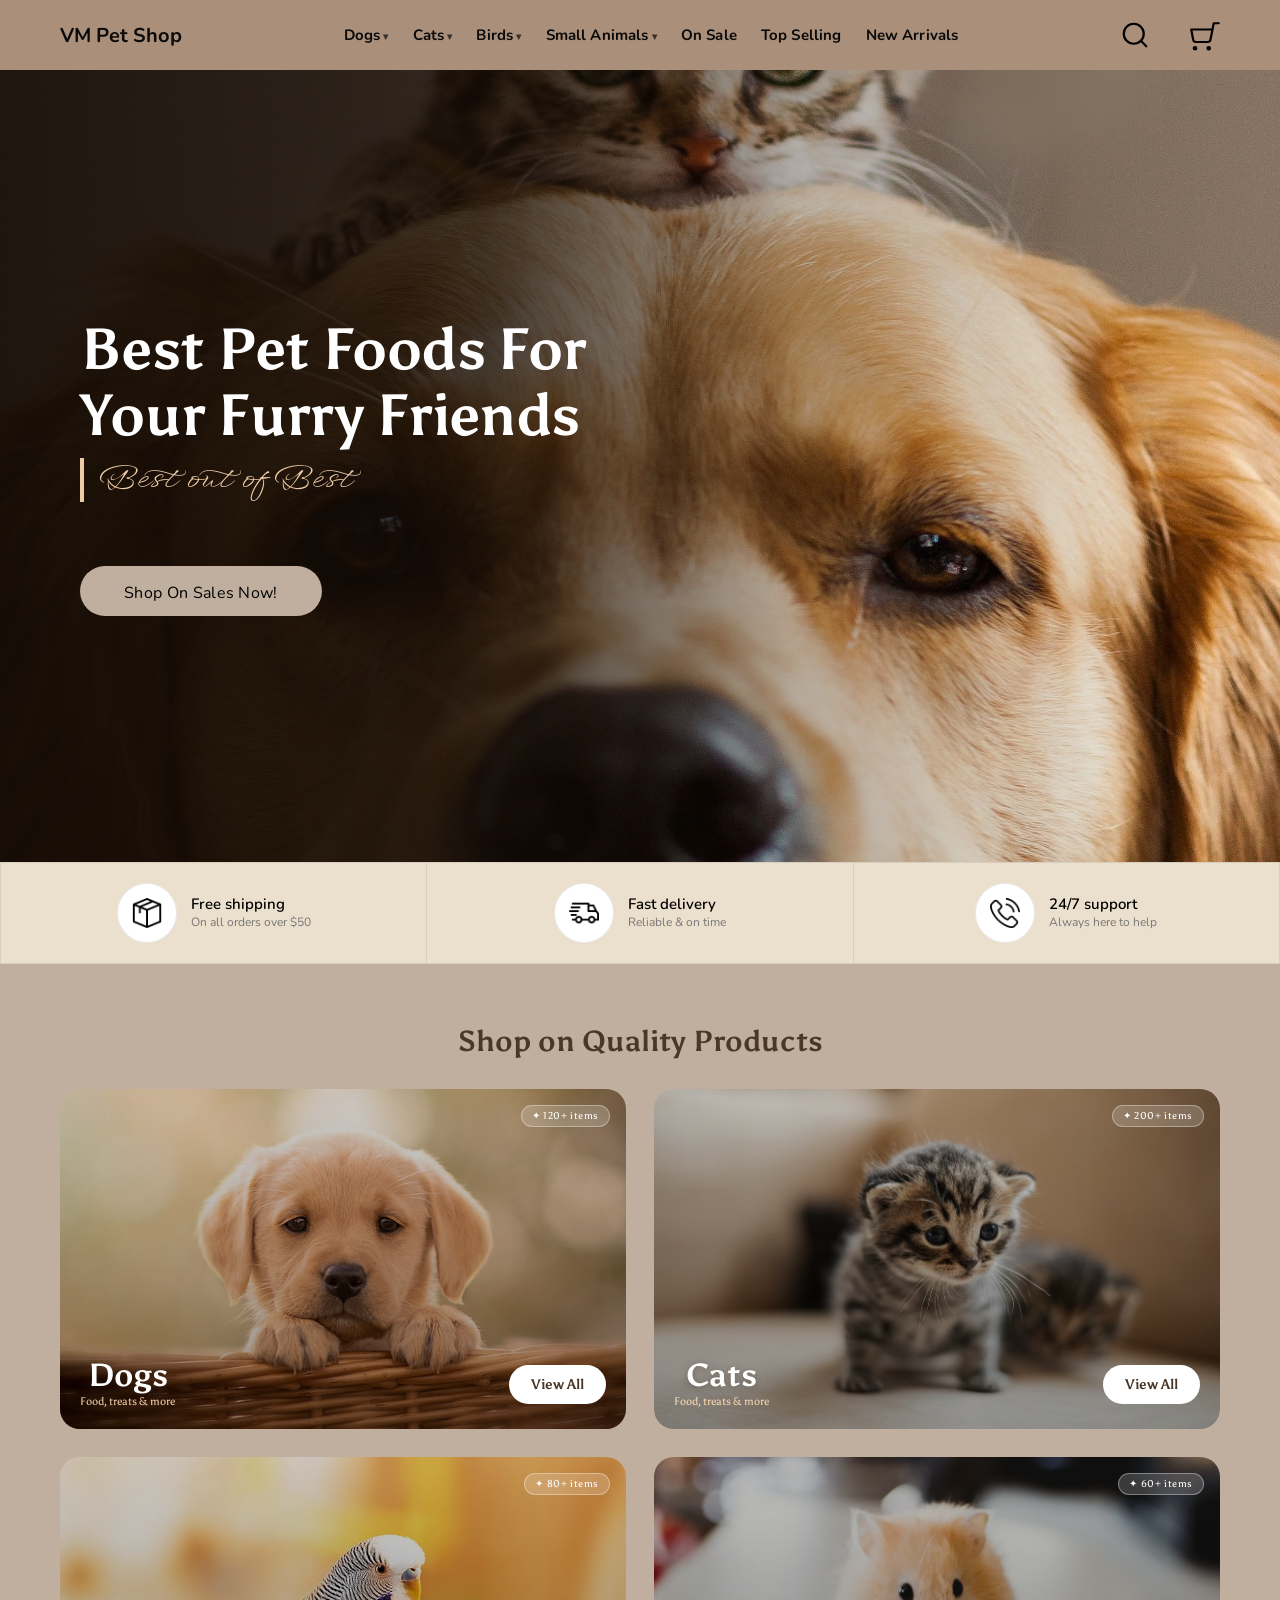
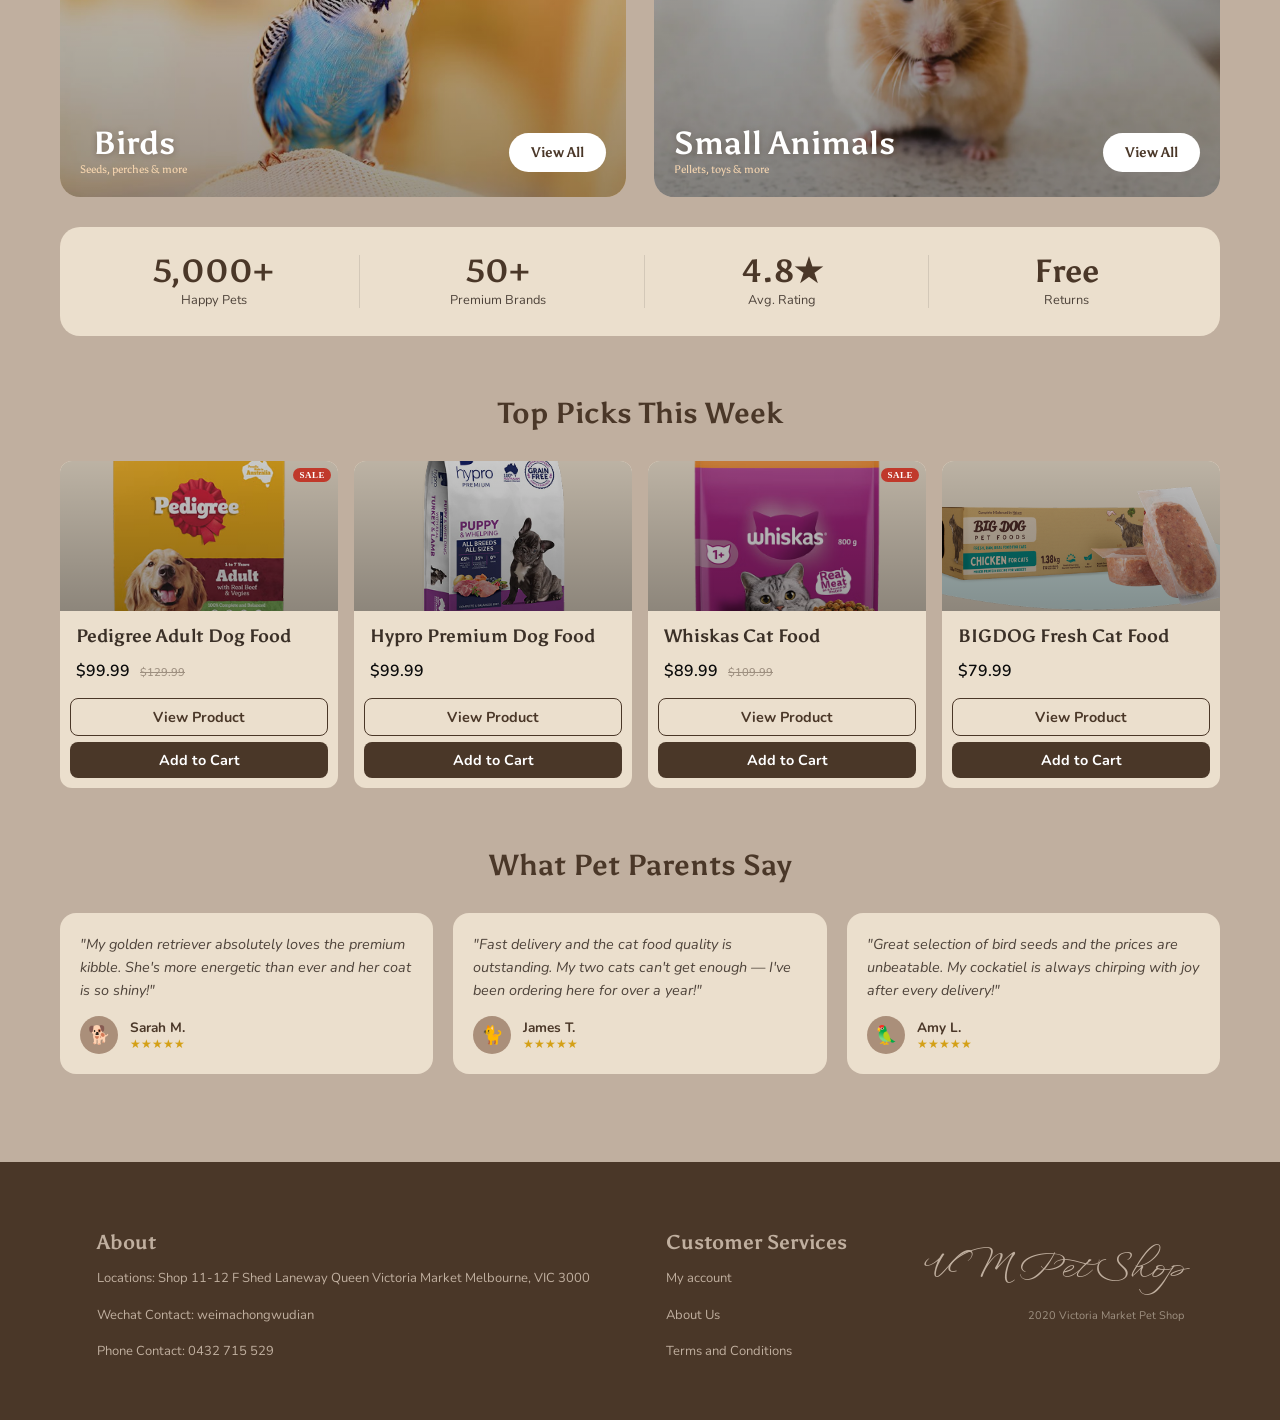
<file: index.html>
<!DOCTYPE html>
<html lang="en">
<head>
    <meta charset="UTF-8">
    <meta name="viewport" content="width=device-width, initial-scale=1.0">
    <title>Home Page</title>
    <!--  CSS  -->
    <link rel="stylesheet" href="style.css">
    <!--  Google Fonts  -->
    <link rel="preconnect" href="https://fonts.googleapis.com">
    <link rel="preconnect" href="https://fonts.gstatic.com" crossorigin>
    <link href="https://fonts.googleapis.com/css2?family=Asul:wght@400;700&family=Nunito:ital,wght@0,200..1000;1,200..1000&family=WindSong:wght@400;500&display=swap" rel="stylesheet">
</head>

<body id="Home">
    <header>

    </header>

    <main>
        <!--  Hero Section  -->
        <section id="hero-section">
            <h1>Best Pet Foods For Your Furry Friends</h1>
            <h3>Best out of Best</h3>
            <a href="on_sale.html">
                <button id="top-selling" class="btn--hero-section">Shop On Sales Now!</button>
            </a>
        </section>

        <!--  Benefits Banner  -->
        <section id="home-banner">
            <!--  Free Shipping  -->
            <div class="banner-cell">
                <div class="b-icon">
                    <img src="images/icons/box.png" alt="Free Shipping Icon">
                </div>
                <div class="b-text">
                    <p class="b-title">Free shipping</p>
                    <p class="b-sub">On all orders over $50</p>
                </div>
            </div>
            <!--  Fast Delivery  -->
            <div class="banner-cell">
                <div class="b-icon">
                    <img src="images/icons/delivery.png" alt="Fast Delivery Icon">
                </div>
                <div class="b-text">
                    <p class="b-title">Fast delivery</p>
                    <p class="b-sub">Reliable & on time</p>
                </div>
            </div>
            <!--  24/7 Support  -->
            <div class="banner-cell">
                <div class="b-icon">
                    <img src="images/icons/Phone.png" alt="24/7 Support Icon">
                </div>
                <div class="b-text">
                    <p class="b-title">24/7 support</p>
                    <p class="b-sub">Always here to help</p>
                </div>
            </div>
        </section>

        <!--  Category Cards Section  -->
        <section>
            <h2>Shop on Quality Products</h2>
            <div class="product-containers">
                <!--  Dogs Category  -->
                <div class="category-card view-dogs">
                    <span class="card-tag">✦ 120+ items</span>
                    <div class="card-bottom">
                        <div>
                            <h3>Dogs</h3>
                            <span class="card-sub">Food, treats & more</span>
                        </div>
                        <a href="product_list.html?category=dogs">
                            <button>View All</button>
                        </a>
                    </div>
                </div>

                <!--  Cats Category  -->
                <div class="category-card view-cats">
                    <span class="card-tag">✦ 200+ items</span>
                    <div class="card-bottom">
                        <div>
                            <h3>Cats</h3>
                            <span class="card-sub">Food, treats & more</span>
                        </div>
                        <a href="product_list.html?category=cats">
                            <button>View All</button>
                        </a>
                    </div>
                </div>

                <!--  Birds Category  -->
                <div class="category-card view-birds">
                    <span class="card-tag">✦ 80+ items</span>
                    <div class="card-bottom">
                        <div>
                            <h3>Birds</h3>
                            <span class="card-sub">Seeds, perches & more</span>
                        </div>
                        <button>View All</button>
                    </div>
                </div>

                <!--  Small Animals Category  -->
                <div class="category-card view-small-animals">
                    <span class="card-tag">✦ 60+ items</span>
                    <div class="card-bottom">
                        <div>
                            <h3>Small Animals</h3>
                            <span class="card-sub">Pellets, toys & more</span>
                        </div>
                        <button>View All</button>
                    </div>
                </div>
            </div>
        </section>

        <!--  Stats Section  -->
        <section id="home-stats">
            <div class="stat-item">
                <p class="stat-number">5,000+</p>
                <p class="stat-label">Happy Pets</p>
            </div>
            <div class="stat-item">
                <p class="stat-number">50+</p>
                <p class="stat-label">Premium Brands</p>
            </div>
            <div class="stat-item">
                <p class="stat-number">4.8★</p>
                <p class="stat-label">Avg. Rating</p>
            </div>
            <div class="stat-item">
                <p class="stat-number">Free</p>
                <p class="stat-label">Returns</p>
            </div>
        </section>

        <!--  Featured Products (populated by JS)  -->
        <section id="featured-section">
            <h2>Top Picks This Week</h2>
            <div id="featured-grid" class="featured-grid"></div>
        </section>

        <!--  Testimonials Section  -->
        <section id="testimonials">
            <h2>What Pet Parents Say</h2>
            <div class="testimonials-grid">
                <!--  Testimonial Card - Dog Owner  -->
                <div class="testimonial-card">
                    <p class="testimonial-text">"My golden retriever absolutely loves the premium kibble. She's more energetic than ever and her coat is so shiny!"</p>
                    <div class="testimonial-author">
                        <div class="testimonial-avatar">🐕</div>
                        <div>
                            <p class="testimonial-name">Sarah M.</p>
                            <p class="testimonial-stars">★★★★★</p>
                        </div>
                    </div>
                </div>
                <!--  Testimonial Card - Cat Owner  -->
                <div class="testimonial-card">
                    <p class="testimonial-text">"Fast delivery and the cat food quality is outstanding. My two cats can't get enough — I've been ordering here for over a year!"</p>
                    <div class="testimonial-author">
                        <div class="testimonial-avatar">🐈</div>
                        <div>
                            <p class="testimonial-name">James T.</p>
                            <p class="testimonial-stars">★★★★★</p>
                        </div>
                    </div>
                </div>
                <!--  Testimonial Card - Bird Owner  -->
                <div class="testimonial-card">
                    <p class="testimonial-text">"Great selection of bird seeds and the prices are unbeatable. My cockatiel is always chirping with joy after every delivery!"</p>
                    <div class="testimonial-author">
                        <div class="testimonial-avatar">🦜</div>
                        <div>
                            <p class="testimonial-name">Amy L.</p>
                            <p class="testimonial-stars">★★★★★</p>
                        </div>
                    </div>
                </div>
            </div>
        </section>

        <!--  Closing Image  -->
        <img class="home-image-end" src="images/backgrounds/dog_cat_img1.svg" alt="dog and cat cuddling image">
    </main>

    <footer>

    </footer>

    <!--  Main Script  -->
    <script src="scripts/script.js"></script>
</body>

</html>
</file>
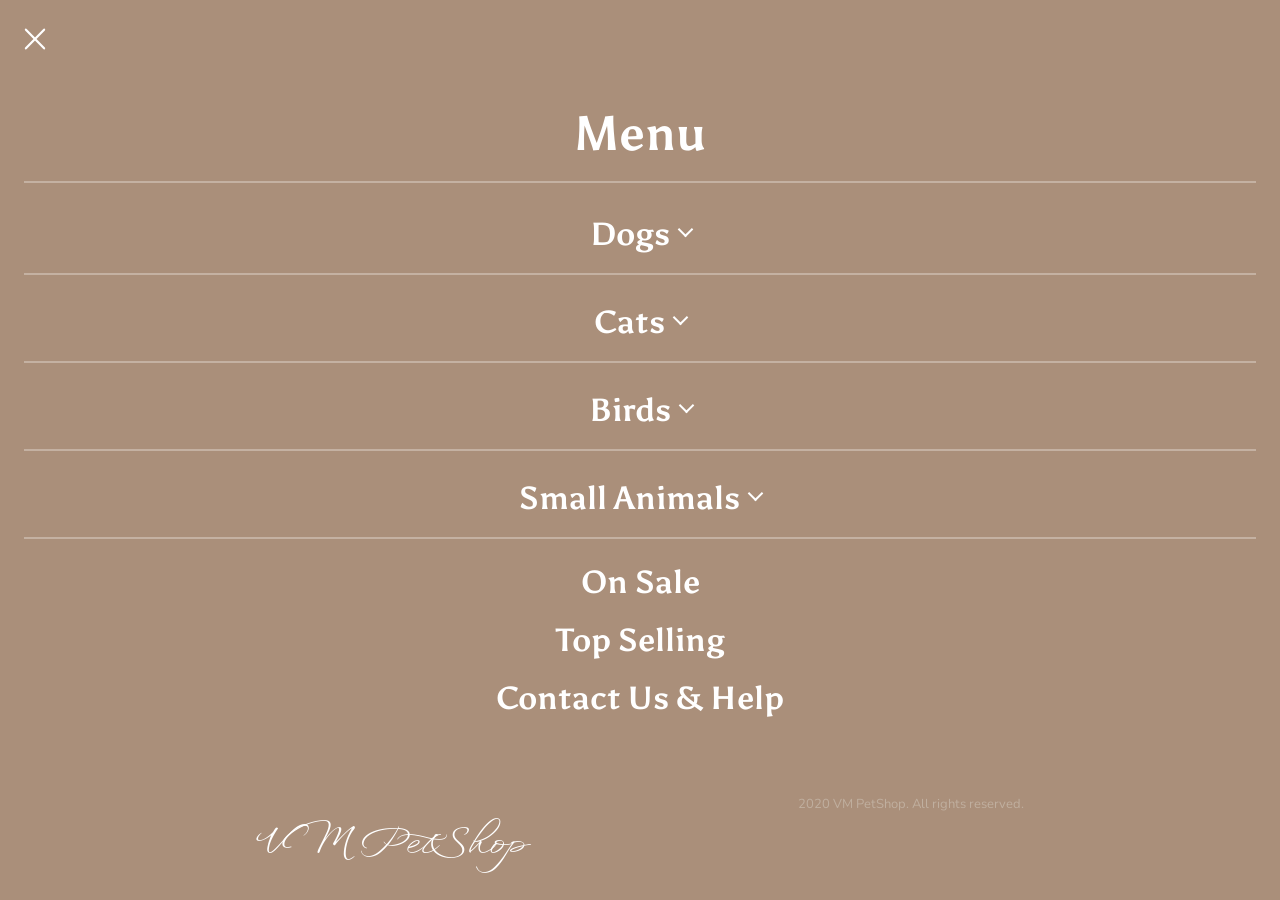
<file: menu.html>
<!DOCTYPE html>
<html lang="en">
<head>
    <meta charset="UTF-8">
    <meta name="viewport" content="width=device-width, initial-scale=1.0">
    <title>Menu</title>
    <!--  CSS  -->
    <link rel="stylesheet" href="style.css">
    <!--  Google Fonts  -->
    <link rel="preconnect" href="https://fonts.googleapis.com">
    <link rel="preconnect" href="https://fonts.gstatic.com" crossorigin>
    <link href="https://fonts.googleapis.com/css2?family=Asul:wght@400;700&family=Nunito:ital,wght@0,200..1000;1,200..1000&family=WindSong:wght@400;500&display=swap" rel="stylesheet">
</head>
<body id="menu-page">

    <!--  Close Button  -->
    <img src="images/icons/Close_button.svg" alt="Close Button">

    <!--  Menu Section  -->
    <section>
        <h1>Menu</h1>
        <hr>

        <!--  Category List  -->
        <div class="categories">

            <!--  Dogs Category  -->
            <div class="sub-sections">
                <div class="section-header">
                    <h2>Dogs</h2>
                    <span class="chevron"></span>
                </div>
                <ul>
                    <li><a href="product_list.html?category=dogs">Dry Food</a></li>
                    <li><a href="#">Wet Food</a></li>
                    <li><a href="#">Treats & Snacks</a></li>
                </ul>
            </div>
            <hr>

            <!--  Cats Category  -->
            <div class="sub-sections">
                <div class="section-header">
                    <h2>Cats</h2>
                    <span class="chevron"></span>
                </div>
                <ul>
                    <li><a href="product_list.html?category=cats">Dry Food & Wet Food</a></li>
                    <li><a href="#">Treats & Snacks</a></li>
                    <li><a href="#">Litter & Accessories</a></li>
                </ul>
            </div>
            <hr>

            <!--  Birds Category  -->
            <div class="sub-sections">
                <div class="section-header">
                    <h2>Birds</h2>
                    <span class="chevron"></span>
                </div>
                <ul>
                    <li><a href="#">Seeds & Pellets</a></li>
                    <li><a href="#">Treats</a></li>
                    <li><a href="#">Accessories</a></li>
                </ul>
            </div>
            <hr>

            <!--  Small Animals Category  -->
            <div class="sub-sections">
                <div class="section-header">
                    <h2>Small Animals</h2>
                    <span class="chevron"></span>
                </div>
                <ul>
                    <li><a href="#">Food & Pellets</a></li>
                    <li><a href="#">Bedding</a></li>
                    <li><a href="#">Toys & Accessories</a></li>
                </ul>
            </div>
            <hr>

            <!--  Quick Links  -->
            <div class="sub-sections">
                <a href="on_sale.html"><h2>On Sale</h2></a>
            </div>
            <div class="sub-sections">
                <h2>Top Selling</h2>
            </div>
            <div class="sub-sections">
                <h2>Contact Us & Help</h2>
            </div>

        </div>
    </section>

    <!--  Footer Brand  -->
    <footer class="footer-brand">
        <h3>VM PetShop</h3>
        <p>2020 VM PetShop. All rights reserved.</p>
    </footer>

    <!--  Main Script  -->
    <script src="scripts/script.js"></script>
</body>

</html>
</file>
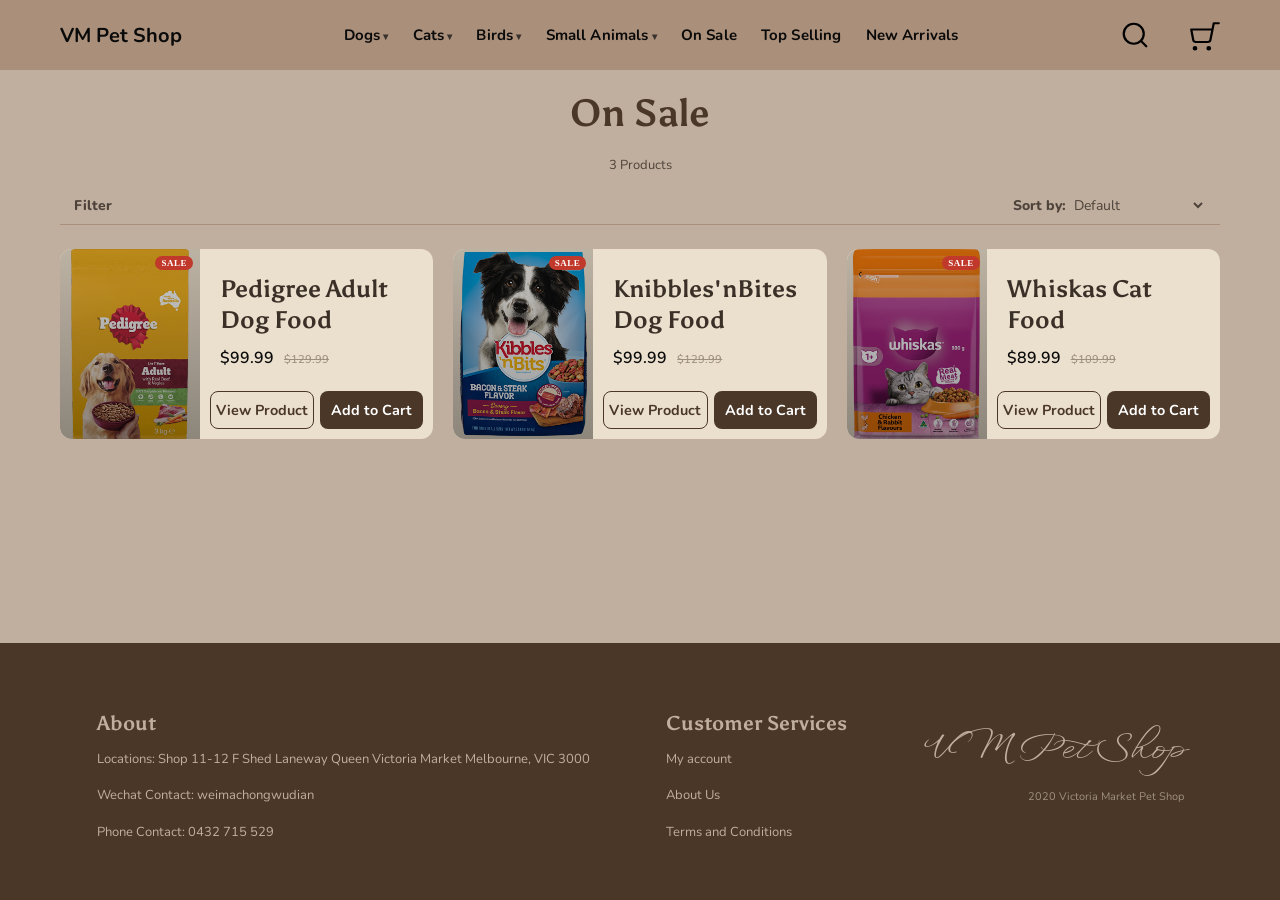
<file: on_sale.html>
<!DOCTYPE html>
<html lang="en">
<head>
    <meta charset="UTF-8">
    <meta name="viewport" content="width=device-width, initial-scale=1.0">
    <title>On Sale</title>
    <!--  CSS  -->
    <link rel="stylesheet" href="style.css">
    <!--  Google Fonts  -->
    <link rel="preconnect" href="https://fonts.googleapis.com">
    <link rel="preconnect" href="https://fonts.gstatic.com" crossorigin>
    <link href="https://fonts.googleapis.com/css2?family=Asul:wght@400;700&family=Nunito:ital,wght@0,200..1000;1,200..1000&family=WindSong:wght@400;500&display=swap" rel="stylesheet">
</head>
<body id="on-sale-page">

    <header></header>

    <main>
        <!--  Page Heading  -->
        <div class="page-heading">
            <h1>On Sale</h1>
            <p class="product-count" id="product-count"></p>
        </div>

        <!--  Filter & Sort Bar  -->
        <div class="filter-bar">
            <span>Filter</span>
            <span>Sort by:
                <select name="sort" id="sort-select">
                    <option value="default">Default</option>
                    <option value="price-asc">Price: Low to High</option>
                    <option value="price-desc">Price: High to Low</option>
                </select>
            </span>
        </div>

        <!--  Product Grid (populated by JS)  -->
        <div class="product-grid" id="product-grid"></div>
    </main>

    <footer></footer>

    <!--  Main Script  -->
    <script src="scripts/script.js"></script>
</body>
</html>
</file>
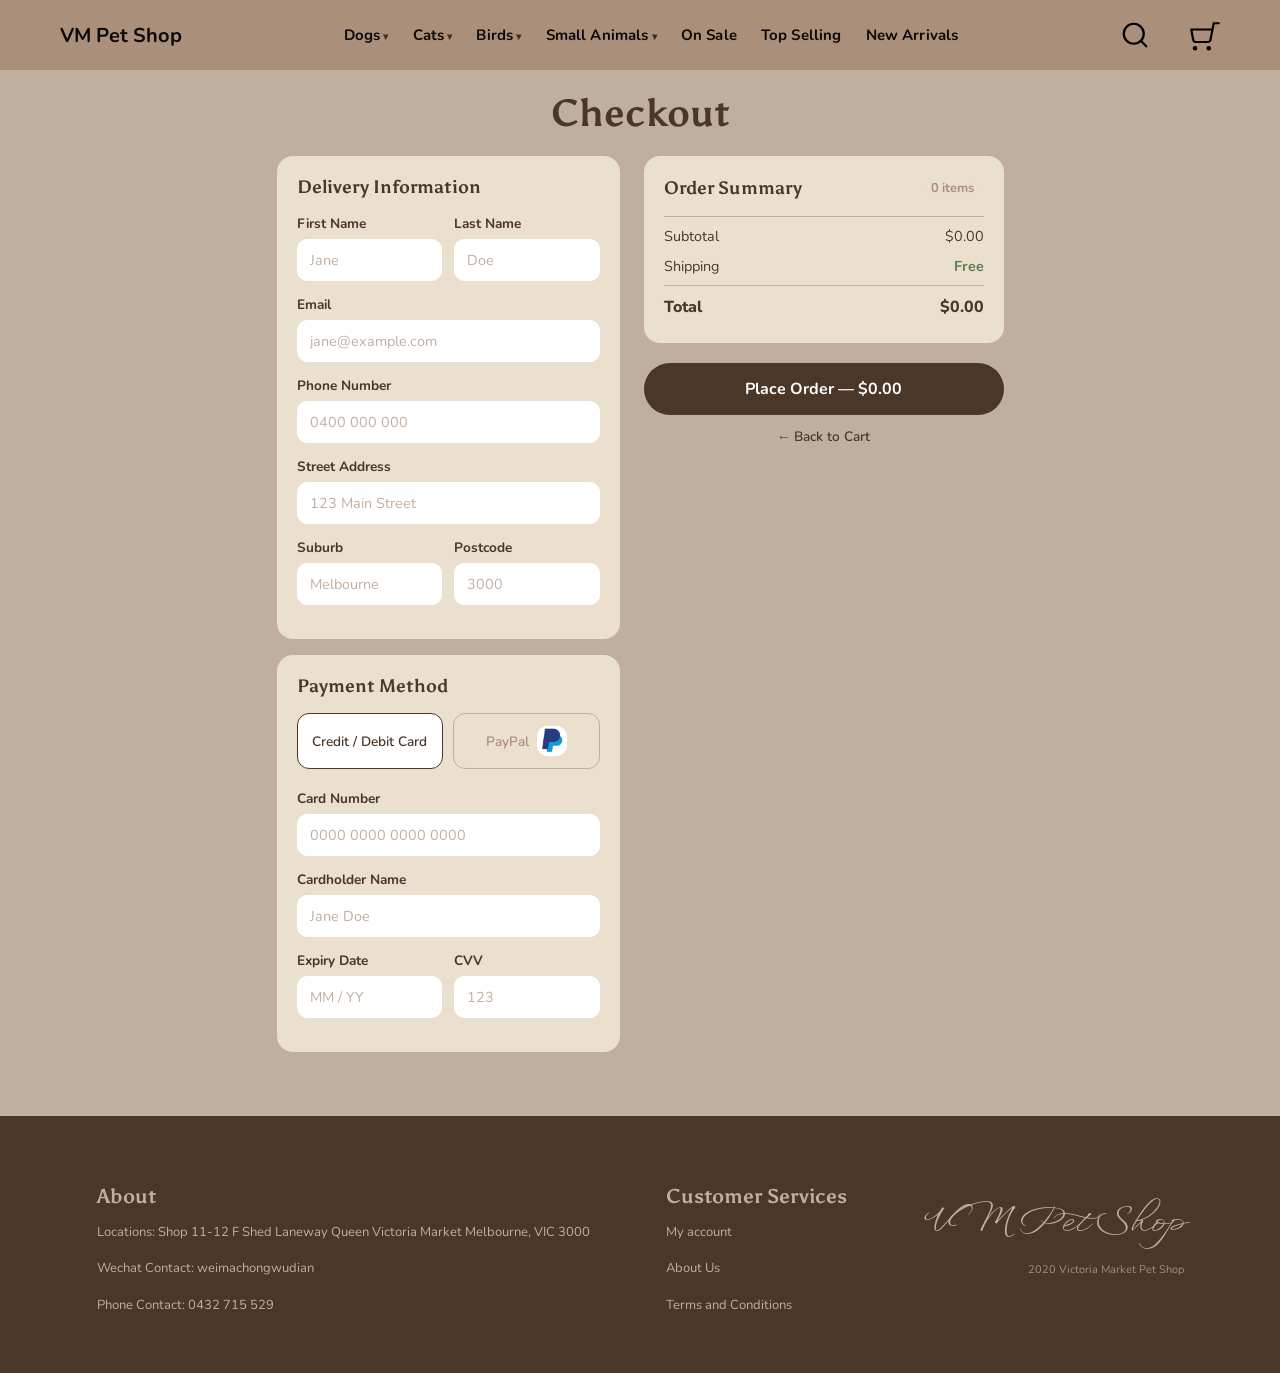
<file: payment.html>
<!DOCTYPE html>
<html lang="en">
<head>
    <meta charset="UTF-8">
    <meta name="viewport" content="width=device-width, initial-scale=1.0">
    <title>Checkout</title>
    <link rel="stylesheet" href="style.css">
    <link rel="preconnect" href="https://fonts.googleapis.com">
    <link rel="preconnect" href="https://fonts.gstatic.com" crossorigin>
    <link href="https://fonts.googleapis.com/css2?family=Asul:wght@400;700&family=Nunito:ital,wght@0,200..1000;1,200..1000&family=WindSong:wght@400;500&display=swap" rel="stylesheet">
</head>
<body id="payment-page">
    <header></header>

    <main>
        <h1>Checkout</h1>

        <form id="checkout-form" class="payment-body" novalidate>

            <!-- Left: Forms -->
            <div class="payment-left">

                <!-- Delivery Information -->
                <section class="payment-card">
                    <div class="payment-card-header">
                        <h2>Delivery Information</h2>
                    </div>

                    <div class="form-row">
                        <div class="form-group">
                            <label for="first-name">First Name</label>
                            <input type="text" id="first-name" name="first-name" placeholder="Jane" autocomplete="given-name" required>
                        </div>
                        <div class="form-group">
                            <label for="last-name">Last Name</label>
                            <input type="text" id="last-name" name="last-name" placeholder="Doe" autocomplete="family-name" required>
                        </div>
                    </div>
                    <div class="form-group">
                        <label for="email">Email</label>
                        <input type="email" id="email" name="email" placeholder="jane@example.com" autocomplete="email" required>
                    </div>
                    <div class="form-group">
                        <label for="phone">Phone Number</label>
                        <input type="tel" id="phone" name="phone" placeholder="0400 000 000" autocomplete="tel" required pattern="[0-9 ]{8,12}" title="Enter a valid phone number">
                    </div>
                    <div class="form-group">
                        <label for="address">Street Address</label>
                        <input type="text" id="address" name="address" placeholder="123 Main Street" autocomplete="street-address" required>
                    </div>
                    <div class="form-row">
                        <div class="form-group">
                            <label for="suburb">Suburb</label>
                            <input type="text" id="suburb" name="suburb" placeholder="Melbourne" autocomplete="address-level2" required>
                        </div>
                        <div class="form-group">
                            <label for="postcode">Postcode</label>
                            <input type="text" id="postcode" name="postcode" placeholder="3000" maxlength="4" inputmode="numeric" autocomplete="postal-code" required pattern="[0-9]{4}" title="Enter a 4-digit postcode">
                        </div>
                    </div>
                </section>

                <!-- Payment Method -->
                <section class="payment-card">
                    <div class="payment-card-header">
                        <h2>Payment Method</h2>
                    </div>

                    <div class="payment-method-tabs">
                        <button class="method-tab method-tab-active" data-method="card">
                            Credit / Debit Card
                        </button>
                        <button class="method-tab" data-method="paypal">
                            PayPal
                            <img src="images/icons/paypal_image.jpg">
                        </button>
                    </div>

                    <!-- Card Details -->
                    <div id="card-fields">
                        <div class="form-group">
                            <label for="card-number">Card Number</label>
                            <input type="text" id="card-number" name="card-number" placeholder="0000 0000 0000 0000" maxlength="19" inputmode="numeric" autocomplete="cc-number" required pattern="[0-9 ]{19}" title="Enter a 16-digit card number">
                        </div>
                        <div class="form-group">
                            <label for="card-name">Cardholder Name</label>
                            <input type="text" id="card-name" name="card-name" placeholder="Jane Doe" autocomplete="cc-name" required>
                        </div>
                        <div class="form-row">
                            <div class="form-group">
                                <label for="expiry">Expiry Date</label>
                                <input type="text" id="expiry" name="expiry" placeholder="MM / YY" maxlength="7" inputmode="numeric" autocomplete="cc-exp" required pattern="(0[1-9]|1[0-2]) \/ [0-9]{2}" title="Enter expiry as MM / YY">
                            </div>
                            <div class="form-group">
                                <label for="cvv">CVV</label>
                                <input type="text" id="cvv" name="cvv" placeholder="123" maxlength="4" inputmode="numeric" autocomplete="cc-csc" required pattern="[0-9]{3,4}" title="Enter a 3 or 4 digit CVV">
                            </div>
                        </div>
                    </div>

                    <!-- PayPal -->
                    <div id="paypal-fields" class="payment-hidden">
                        <p class="paypal-note">You will be redirected to PayPal to complete your payment securely.</p>
                    </div>
                </section>

            </div>

            <!-- Right: Order Summary + Place Order -->
            <div class="payment-right">

                <!-- Order Summary -->
                <section class="payment-card">
                    <div class="payment-card-header">
                        <h2>Order Summary</h2>
                        <span class="summary-badge">2 items</span>
                    </div>

                    <!-- Items populated by JS -->
                    <div id="summary-items"></div>

                    <div class="summary-divider"></div>

                    <div class="summary-total-row">
                        <span>Subtotal</span>
                        <span id="summary-subtotal">$0.00</span>
                    </div>
                    <div class="summary-total-row">
                        <span>Shipping</span>
                        <span class="free-shipping">Free</span>
                    </div>
                    <div class="summary-total-row summary-grand-total">
                        <span>Total</span>
                        <span id="summary-total">$0.00</span>
                    </div>
                </section>

                <!-- Place Order -->
                <button type="submit" class="place-order-btn" id="place-order">Place Order</button>

                <p class="back-link"><a href="shopping_cart.html">← Back to Cart</a></p>

            </div>

        </form>
    </main>

    <!-- Order Confirmation Overlay -->
    <div id="order-overlay" class="order-overlay hidden">
        <div class="order-overlay-card">
            <div class="order-overlay-icon">&#10003;</div>
            <p class="order-overlay-title">Congratulation!</p>
            <p class="order-overlay-subtitle">Your items are on the way!</p>
            <a href="index.html" class="order-overlay-btn">Back to Home</a>
        </div>
    </div>

    <footer></footer>
    <script src="scripts/script.js"></script>
</body>
</html>
</file>
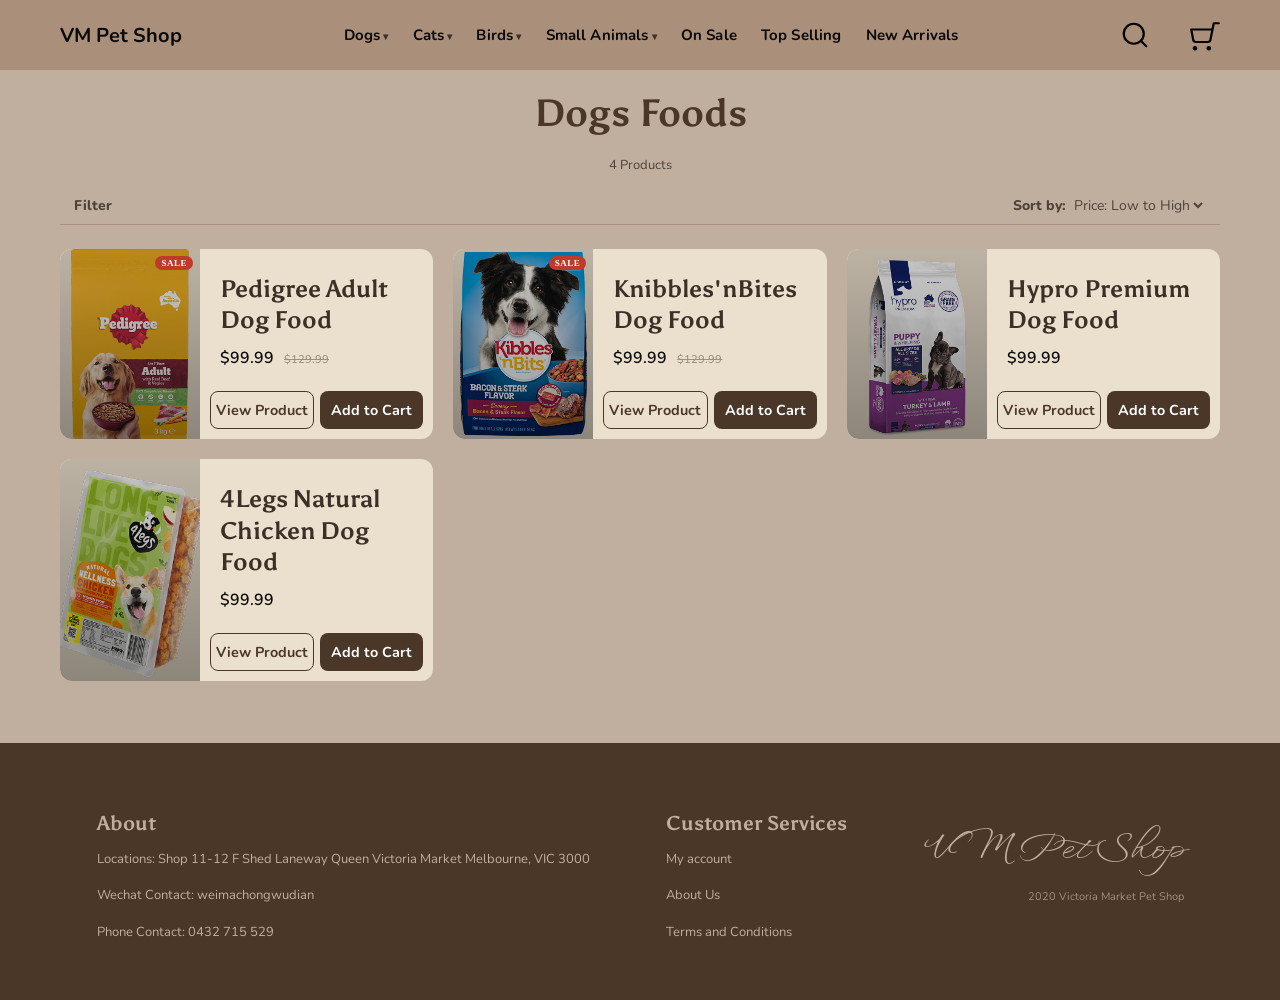
<file: product_list.html>
<!DOCTYPE html>
<html lang="en">
<head>
    <meta charset="UTF-8">
    <meta name="viewport" content="width=device-width, initial-scale=1.0">
    <title>Product List</title>
    <!--  CSS  -->
    <link rel="stylesheet" href="style.css">
    <!--  Google Fonts  -->
    <link rel="preconnect" href="https://fonts.googleapis.com">
    <link rel="preconnect" href="https://fonts.gstatic.com" crossorigin>
    <link href="https://fonts.googleapis.com/css2?family=Asul:wght@400;700&family=Nunito:ital,wght@0,200..1000;1,200..1000&family=WindSong:wght@400;500&display=swap" rel="stylesheet">
</head>
<body id="Product-list">

    <header></header>

    <main>
        <!--  Page Heading (populated by JS)  -->
        <div class="page-heading">
            <h1 id="category-title"></h1>
            <p class="product-count" id="product-count"></p>
        </div>

        <!--  Filter & Sort Bar  -->
        <div class="filter-bar">
            <span>Filter</span>
            <span>Sort by:
                <select name="sort">
                    <option value="price-asc">Price: Low to High</option>
                    <option value="price-desc">Price: High to Low</option>
                    <option value="newest">Newest</option>
                </select>
            </span>
        </div>

        <!--  Product Grid (populated by JS)  -->
        <div class="product-grid" id="product-grid"></div>
    </main>

    <footer></footer>

    <!--  Main Script  -->
    <script src="scripts/script.js"></script>
</body>
</html>
</file>
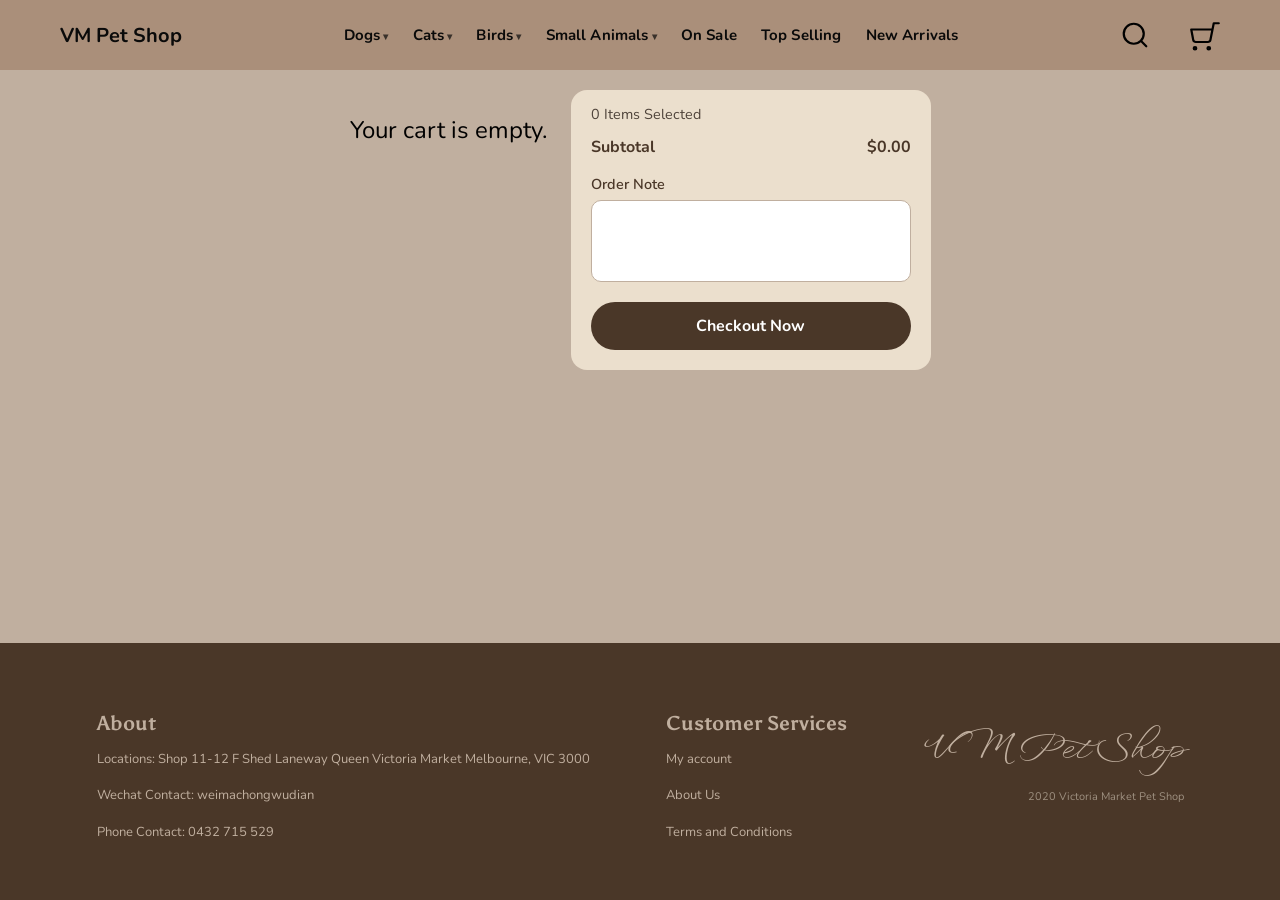
<file: shopping_cart.html>
<!DOCTYPE html>
<html lang="en">
<head>
    <meta charset="UTF-8">
    <meta name="viewport" content="width=device-width, initial-scale=1.0">
    <title>Shopping Cart</title>
    <!--  CSS  -->
    <link rel="stylesheet" href="style.css">
    <!--  Google Fonts  -->
    <link rel="preconnect" href="https://fonts.googleapis.com">
    <link rel="preconnect" href="https://fonts.gstatic.com" crossorigin>
    <link href="https://fonts.googleapis.com/css2?family=Asul:wght@400;700&family=Nunito:ital,wght@0,200..1000;1,200..1000&family=WindSong:wght@400;500&display=swap" rel="stylesheet">

</head>
<body id="cart-page">
    <header>

    </header>

    <main>
        <h1 id="cart-title"></h1>

        <div class="cart-body">
            <!-- Cart Items (populated by JS) -->
            <section class="cart-section"></section>

            <!-- Order Summary -->
            <section class="order-summary">
                <p class="items-selected"></p>
                <div class="order-summary-row">
                    <span>Subtotal</span>
                    <span id="cart-subtotal">$0.00</span>
                </div>
                <div class="order-note">
                    <label for="order-note">Order Note</label>
                    <textarea id="order-note" name="order-note" rows="3"></textarea>
                </div>
                <button class="checkout-btn">Checkout Now</button>
            </section>
        </div>

        <!-- Recommended Products (populated by JS) -->
        <section class="recommended-section" id="recommended-section"></section>
    </main>

    <footer>

    </footer>
    <script src="scripts/script.js"></script>
</body>
</html>
</file>
<file: style.css>
/* -------------    General    ------------- */
:root {
    --white: rgba(255, 255, 255, 1);
    --light-beige: rgba(192, 175, 159, 1);
    --cream: rgb(235, 223, 205);
    --dark-beige: rgba(170, 143, 122, 1);
    --sub-texts: rgb(78, 67, 58);
    --darkest-beige: rgba(74, 55, 40, 1);
    --black: rgba(10, 10, 10, 1);
    --light-orange: rgba(255, 220, 180, 0.92);
}

/* makes the page tall enough so the footer always sits at the bottom, not floating mid-page */
body {
    margin: 0;
    background-color: var(--light-beige);
    min-height: 100vh;
    display: flex;
    flex-direction: column;
    overflow-x: hidden;
}

/* sticks the nav to the top when scrolling — z-index 10 keeps it on top of everything else */
header {
    position: sticky;
    top: 0;
    z-index: 10;
}

/* stretches main to fill whatever space is left between the nav and footer */
main {
    flex: 1;
    padding: 0 20px 48px;
}

h1,
h2,
h3 {
    color: var(--darkest-beige);
    font-family: 'Asul', sans-serif;
    margin-left: auto;
    margin-right: auto;
    text-align: center;
}

h1 {
    font-size: clamp(2rem, 2vw, 7rem);
    margin-bottom: 20px;

}

h2 {
    font-size: clamp(1.5rem, 2vw, 3rem);
    margin-bottom: 30px;
}

h3 {
    font-size: clamp(1.2rem, 2vw, 3rem);
    margin-bottom: 50px;
}

p {
    font-size: clamp(0.9rem, 2vw, 1.5rem);
    font-family: 'Nunito', serif;
}


button {
    margin-top: 20px;
    padding: 10px 20px;
    font-size: clamp(1.2rem, 2vw, 2rem);
    font-family: "Nunito", serif;
    background-color: var(--dark-beige);
    border: none;
    border-radius: 10px;
    cursor: pointer;
    width: fit-content;
    max-width: 400px;
    height: 50px;
}



.product-containers {
    display: flex;
    flex-direction: column;
    flex-wrap: wrap;
    width: 100%;
    justify-content: space-around;
    gap: 20px;
}

/* adds a dark tint over the card background image so the text is easier to read
   — the text and buttons sit above this using z-index: 2 */
.category-card::before,
.product-card-img::before {
    content: '';
    position: absolute;
    inset: 0;
    background: linear-gradient(to bottom, rgba(0, 0, 0, 0.2) 0%, rgba(0, 0, 0, 0.4) 100%);
}

/* -------------    Navigation Bar    ------------- */

/* Nav */
nav {
    background: var(--dark-beige);
    padding: 0px 20px;
    display: flex;
    align-items: center;
    gap: 8px;
    justify-content: space-between;
    height: 60px;
}

nav p {
    font-size: 20px;
    font-weight: 700;
}

.nav-icons {
    padding-top: 4px;
    display: flex;
    align-items: center;
    gap: 20px;
}

#menu-icon,
#cart-icon,
#search-icon {
    width: 25px;
    height: 25px;
    cursor: pointer;
}

/* needed so the badge knows to position itself relative to this icon, not the whole page */
.cart-icon-wrapper {
    position: relative;
    display: inline-flex;
}

/* floats the badge over the cart icon — pointer-events: none means clicking it still clicks the cart link underneath */
#cart-badge {
    position: absolute;
    bottom: -3px;
    left: -3px;
    background: #c0392b;
    color: var(--white);
    font-size: 9px;
    font-weight: 700;
    min-width: 15px;
    height: 15px;
    border-radius: 50%;
    display: flex;
    align-items: center;
    justify-content: center;
    font-family: 'Nunito', sans-serif;
    line-height: 1;
    pointer-events: none;
}

#cart-badge.hidden {
    display: none;
}

nav a {
    text-decoration: none;
    color: inherit;
}

/* stops links from turning purple after you've clicked them */
nav a:visited {
    color: inherit;
}

.brand-logo {
    font-size: 20px;
    font-weight: 700;
    color: var(--black)
}

.nav-links {
    display: none;
}

@media (min-width: 1024px) {
    nav {
        padding: 0 60px;
        height: 70px;
    }

    .nav-links {
        display: flex;
        align-items: center;
        gap: 24px;
        flex: 1;
        justify-content: center;
    }

    .nav-links a {
        font-family: 'Nunito', sans-serif;
        font-size: 15px;
        font-weight: 700;
        color: var(--black);
        text-decoration: none;
        letter-spacing: 0.01em;
        transition: color 0.15s;
    }

    .nav-links > a:hover {
        color: var(--darkest-beige);
    }

    /* Dropdown */

    /* stretches to the full nav bar height so the dropdown appears right at the bottom of the nav */
    .nav-dropdown {
        position: relative;
        align-self: stretch;
        display: flex;
        align-items: center;
    }

    /* adds the little ▾ arrow after the link text without touching the HTML */
    .nav-dropdown > a::after {
        content: ' ▾';
        font-size: 10px;
        opacity: 0.7;
    }

    /* hidden with opacity so the slide animation still works (display:none would skip it)
       — starts slightly above and slides down into place on hover */
    .dropdown-menu {
        position: absolute;
        top: 100%;
        left: 50%;
        transform: translateX(-50%) translateY(-6px);
        background: var(--darkest-beige);
        border-radius: 12px;
        padding: 6px 0;
        min-width: 190px;
        display: flex;
        flex-direction: column;
        opacity: 0;
        pointer-events: none;
        transition: opacity 0.2s, transform 0.2s;
        z-index: 50;
        box-shadow: 0 8px 24px rgba(0, 0, 0, 0.18);
    }

    /* moving the mouse into the menu itself keeps it open, not just hovering the link */
    .nav-dropdown:hover .dropdown-menu {
        opacity: 1;
        pointer-events: all;
        transform: translateX(-50%) translateY(0);
    }

    /* :visited is also targeted here, otherwise the browser's visited-link rule
       would win and make already-clicked links go black inside the dropdown */
    .dropdown-menu a,
    .dropdown-menu a:visited {
        font-family: 'Nunito', sans-serif;
        font-size: 14px;
        font-weight: 600;
        color: var(--white);
        padding: 10px 18px;
        text-decoration: none;
        transition: background 0.15s, padding-left 0.15s;
        letter-spacing: 0.01em;
    }

    .dropdown-menu a:hover {
        background: rgba(255, 255, 255, 0.1);
        padding-left: 24px;
        color: var(--white);
    }

    .nav-menu-link {
        display: none;
    }

    .nav-icons {
        gap: 40px;
    }

    #menu-icon,
    #cart-icon,
    #search-icon {
        width: 30px;
        height: 30px;
    }
}


/* the "item added" popup that shows just under the nav — hidden with opacity
   instead of display:none so the fade animation still works */
#cart-notification {
    position: fixed;
    top: 60px;
    left: 0;
    right: 0;
    text-align: center;
    padding: 8px;
    background: var(--darkest-beige);
    color: var(--white);
    font-family: 'Nunito', sans-serif;
    font-size: 14px;
    font-weight: 600;
    z-index: 100;
    opacity: 0;
    pointer-events: none;
    transition: opacity 0.3s ease;
}

/* JS adds this to show the toast, then removes it to hide it again */
#cart-notification.show {
    opacity: 1;
}

@media (min-width: 1024px) {
    #cart-notification {
        top: 70px;
    }
}

/* -------------    Footer Section    ------------- */
footer {
    background-color: var(--darkest-beige);
    color: var(--light-beige);
    text-align: center;
    padding: 32px 24px;
}

footer h3 {
    font-size: 20px;
    font-weight: 600;
    margin-bottom: 12px;
    color: var(--light-beige);
    text-align: inherit;
    margin-left: 0;
    margin-right: 0;
}

footer p {
    font-size: 13px;
    line-height: 1.8;
    color: var(--light-beige);
    margin-bottom: 4px;
}

.footer-about {
    margin-bottom: 24px;
}

.footer-services {
    margin-bottom: 24px;
}

.footer-services p {
    margin-bottom: 8px;
}

.footer-brand h3 {
    font-family: "windsong", serif;
    font-size: 35px;
    margin-bottom: 12px;
    font-weight: 400;
}

.footer-copy {
    font-size: 11px;
    color: #9e9080;
    margin-top: 8px;
}

@media (min-width: 1024px) {
    footer {
        display: flex;
        justify-content: space-evenly;
        align-items: flex-start;
        padding: 48px 60px;
        gap: 40px;
        text-align: left;

    }



    .footer-about,
    .footer-services {
        margin-bottom: 0;
    }

    footer h3 {
        text-align: left;
        margin-left: 0;
        margin-right: 0;
    }

    .footer-brand {
        text-align: right;
    }

    .footer-brand h3 {
        text-align: right;
    }

}

/* -------------    HOME    ------------- */

#Home main {
    padding-bottom: 0;
}

/* Hero Section */

/* dark gradient over the hero photo so the text is always readable
   — negative margin lets it stretch past the page padding to go full width */
#Home #hero-section {
    background: linear-gradient(to bottom,
            rgba(30, 18, 10, 0.35) 0%,
            rgba(30, 18, 10, 0.55) 65%,
            rgba(20, 12, 6, 1) 100%),
        url('images/backgrounds/Dog_Cat_warm_color.jpg');
    background-size: cover;
    background-position: center;
    margin: 0 -20px;
    height: 50vh;
    display: flex;
    flex-direction: column;
    align-items: center;
    justify-content: flex-end;
    /* anchors content to bottom */
    text-align: center;
    padding: 0 28px 40px;
    position: relative;
}


#hero-section h1 {
    font-size: clamp(2.5rem, 3vw, 5rem);
    color: var(--white);
    margin: 0 0 10px;
    max-width: 290px;
    font-family: 'Asul', sans-serif;
    line-height: 1.15;
    letter-spacing: -0.01em;
}

#hero-section h3 {
    font-size: clamp(1.6rem, 4vw, 5rem);
    color: var(--light-orange);
    margin: 0 0 28px;
    font-family: 'WindSong', serif;
    font-weight: 400;
}

#Home h2 {
    margin-top: 40px;
}

#hero-section button {
    background-color: var(--light-beige);
}

/* Category Cards (Home page — Cats / Dogs) */

.product-containers {
    display: flex;
    flex-direction: column;
    flex-wrap: wrap;
    width: 100%;
    justify-content: space-around;
    gap: 20px;
    margin-bottom: 30px;
}

/* makes cards wrap into 2 columns instead of stacking in one long column */
#Home .product-containers {
    flex-direction: row;
    flex-wrap: wrap;
}

/* each card takes just under half the width — subtracting 10px leaves room for the gap between them */
#Home .category-card {
    flex: 0 0 calc(50% - 10px);
}

.category-card {
    position: relative;
    border-radius: 20px;
    overflow: hidden;
    height: 200px;
    display: flex;
    flex-direction: column;
    align-items: flex-start;
    justify-content: flex-end;
    padding: 20px;
    background-size: cover;
    background-position: center;
    box-sizing: border-box;
}

.category-card.view-dogs {
    background-image: url('images/backgrounds/category_card_dog.png');
}

.category-card.view-cats {
    background-image: url('images/backgrounds/category_card_cat.png');
}

.category-card.view-birds {
    background-image: url('images/backgrounds/category_card_bird.jpg');
}

.category-card.view-small-animals {
    background-image: url('images/backgrounds/category_card_small_animal.jpg');
}

.card-tag {
    position: absolute;
    top: 16px;
    right: 16px;
    z-index: 2;
    background: rgba(255, 255, 255, 0.18);
    backdrop-filter: blur(6px);
    border: 0.5px solid rgba(255, 255, 255, 0.35);
    border-radius: 20px;
    padding: 4px 10px;
    font-size: 10px;
    color: var(--white);
    letter-spacing: 0.06em;
    font-family: 'Asul', sans-serif;
}

.card-bottom {
    position: relative;
    z-index: 2;
    display: flex;
    align-items: center;
    justify-content: space-between;
    width: 100%;
}

.card-text {
    display: flex;
    flex-direction: column;
}

.category-card h3 {
    color: var(--white);
    font-size: 1.5rem;
    font-weight: 700;
    margin: 0;
    font-family: 'Asul', sans-serif;
    text-shadow: 0 1px 6px rgba(74, 55, 40, 0.4);
    line-height: 1;
}

.card-sub {
    font-size: 11px;
    color: var(--light-orange);
    margin: 5px 0 0;
    font-family: 'Asul', sans-serif;
}

.category-card button {
    background: var(--white);
    color: var(--darkest-beige);
    border: none;
    border-radius: 50px;
    padding: 9px 18px;
    font-size: 12px;
    font-weight: 600;
    font-family: 'Asul', sans-serif;
    cursor: pointer;
    flex-shrink: 0;
    margin-top: 0;
    height: auto;
    transition: background 0.2s, color 0.2s, transform 0.2s;
}

.category-card button:hover {
    background: var(--darkest-beige);
    color: var(--white);
    transform: scale(1.08);
}

/* Home Banner */

/* negative margin pulls the banner past the page padding so it goes edge to edge */
#home-banner {
    display: flex;
    align-items: stretch;
    margin: 0 -20px;
    background-color: var(--cream);
    border: 1px solid rgba(0, 0, 0, 0.08);
    overflow: hidden;
}

.banner-cell {
    flex: 1;
    display: flex;
    flex-direction: column;
    /* stacks icon above text */
    align-items: center;
    justify-content: center;
    gap: 6px;
    padding: 12px 6px;
    text-align: center;
}

/* the + means "a cell right after another cell" — only puts a divider between cells, not before the first one */
.banner-cell+.banner-cell {
    border-left: 1px solid rgba(0, 0, 0, 0.08);
}

.b-icon {
    width: 45px;
    height: 45px;
    border-radius: 50%;
    background: var(--white);
    border: 1px solid rgba(0, 0, 0, 0.08);
    display: flex;
    align-items: center;
    justify-content: center;
}

.b-icon img {
    width: 25px;
    height: 25px;
}

.b-title {
    font-size: 12px;
    font-weight: 600;
    margin: 0;
    line-height: 1.3;
}

.b-sub {
    font-size: 10px;
    color: #777;
    margin: 0;
    line-height: 1.3;
}

/* Home Stats */

#home-stats {
    display: flex;
    justify-content: space-around;
    align-items: center;
    text-align: center;
    background: var(--cream);
    border-radius: 20px;
    padding: 28px 16px;
    margin-bottom: 40px;
    gap: 8px;
}

.stat-item {
    display: flex;
    flex-direction: column;
    align-items: center;
    flex: 1;
}

.stat-item + .stat-item {
    border-left: 1px solid rgba(0, 0, 0, 0.1);
}

.stat-number {
    font-family: 'Asul', sans-serif;
    font-size: clamp(1.4rem, 3vw, 2rem);
    font-weight: 700;
    color: var(--darkest-beige);
    margin: 0;
    line-height: 1;
}

.stat-label {
    font-family: 'Nunito', sans-serif;
    font-size: clamp(0.65rem, 1.2vw, 0.8rem);
    color: var(--sub-texts);
    margin: 6px 0 0;
    line-height: 1.2;
}

/* Featured Products */

#featured-section h2 {
    margin-top: 0;
}

.featured-grid {
    display: grid;
    grid-template-columns: 1fr 1fr;
    gap: 16px;
    margin-bottom: 40px;
}

#featured-section .product-card-img {
    height: 150px;
}

#featured-section .product-card-info {
    padding: 14px 16px;
}

#featured-section .product-card-info h3 {
    font-size: clamp(0.9rem, 1.8vw, 1.1rem);
    margin: 0 0 4px;
}

/* Testimonials */

#testimonials h2 {
    margin-top: 0;
}

.testimonials-grid {
    display: flex;
    flex-direction: column;
    gap: 14px;
    margin-bottom: 40px;
}

.testimonial-card {
    background: var(--cream);
    border-radius: 16px;
    padding: 20px;
}

.testimonial-text {
    font-family: 'Nunito', sans-serif;
    font-size: 0.9rem;
    color: var(--sub-texts);
    line-height: 1.6;
    margin: 0 0 14px;
    font-style: italic;
}

.testimonial-author {
    display: flex;
    align-items: center;
    gap: 12px;
}

.testimonial-avatar {
    width: 38px;
    height: 38px;
    border-radius: 50%;
    background: var(--dark-beige);
    display: flex;
    align-items: center;
    justify-content: center;
    font-size: 18px;
    flex-shrink: 0;
}

.testimonial-name {
    font-family: 'Nunito', sans-serif;
    font-size: 0.85rem;
    font-weight: 700;
    color: var(--darkest-beige);
    margin: 0;
    line-height: 1;
}

.testimonial-stars {
    font-size: 0.75rem;
    color: #d4a017;
    margin: 4px 0 0;
    line-height: 1;
}

.home-image-end {
    display: block;
    width: calc(100% + 40px);
    /* compensates for the 20px padding on each side */
    max-height: 160px;
    object-fit: cover;
    margin: 0 -20px;
}

@media (min-width: 1024px) {
    #Home main {
        width: 100%;
        margin: 0 auto;
        padding: 0 60px 48px;
        box-sizing: border-box;
    }

    /* on desktop, dark on the left where the text is, fading out so the photo comes through on the right */
    #Home #hero-section {
        height: 88vh;
        margin: 0 -60px;
        padding: 0 80px;
        background: linear-gradient(to right,
                rgba(20, 12, 6, 0.92) 0%,
                rgba(20, 12, 6, 0.78) 38%,
                rgba(20, 12, 6, 0.28) 62%,
                rgba(20, 12, 6, 0.00) 100%),
            url('images/backgrounds/Dog_Cat_warm_color.jpg');
        background-size: cover;
        background-position: center;
        align-items: flex-start;
        justify-content: center;
        text-align: left;
    }

    #Home #hero-section h1 {
        font-size: clamp(3.2rem, 4.5vw, 5.5rem);
        max-width: 520px;
        text-align: left;
        margin-left: 0;
        margin-right: 0;
    }

    #Home #hero-section h3 {
        font-size: clamp(2rem, 2.5vw, 3rem);
        text-align: left;
        margin-left: 0;
        margin-right: 0;
        border-left: 4px solid var(--light-orange);
        padding-left: 16px;
        margin-bottom: 44px;
    }

    #Home #hero-section button {
        border-radius: 50px;
        padding: 16px 44px;
        font-size: 1rem;
        letter-spacing: 0.02em;
        margin-left: 0;
    }

    #Home h2 {
        margin-top: 60px;
        font-size: clamp(1.8rem, 2vw, 2.5rem);
    }

    #Home .product-containers {
        gap: 28px;
    }

    /* same idea as mobile but the gap is bigger on desktop so we subtract a bit more */
    #Home .category-card {
        height: 340px;
        flex: 0 0 calc(50% - 14px);
    }

    #Home .category-card h3 {
        font-size: 2rem;
    }

    #Home .category-card button {
        font-size: 14px;
        padding: 11px 22px;
    }

    #Home #home-banner {
        margin: 0 -60px;
    }

    #Home .featured-grid {
        grid-template-columns: repeat(4, 1fr);
    }

    #Home .testimonials-grid {
        flex-direction: row;
        gap: 20px;
    }

    #Home .testimonial-card {
        flex: 1;
    }

    .banner-cell {
        padding: 20px 24px;
        gap: 14px;
        flex-direction: row;
        text-align: left;
    }

    .b-text {
        align-self: center;
    }

    .b-icon {
        width: 58px;
        height: 58px;
    }

    .b-icon img {
        width: 30px;
        height: 30px;
    }

    .b-title {
        font-size: 15px;
    }

    .b-sub {
        font-size: 12px;
    }

    .home-image-end {
        display: none;
    }
}

/* ------------- Menu Page ------------- */

#menu-page {
    background-color: var(--dark-beige);
    justify-content: flex-start;
    padding: 28px 24px 0;
    box-sizing: border-box;
}

#menu-page>section {
    flex: 1;
    display: flex;
    flex-direction: column;
}

#menu-page .categories {
    display: flex;
    flex-direction: column;
    gap: 4px;
    padding-top: 8px;
}

#menu-page img {
    width: 22px;
    height: 22px;
    cursor: pointer;
    margin-bottom: 14px;
    filter: brightness(0) invert(1);
    /* changes color to white */
}


#menu-page h1 {
    color: var(--white);
    font-size: clamp(3rem, 2vw, 4rem);
    margin-bottom: 10px;
}

#menu-page hr {
    border: none;
    border-top: 2px solid rgba(255, 255, 255, 0.3);
    margin: 8px 0;
}

#menu-page .sub-sections h2,
#menu-page>h2 {
    color: var(--white);
    font-size: clamp(1.5rem, 4vw, 2rem);
    margin: 12px 0 4px;
    font-weight: 700;
}

.section-header {
    display: flex;
    align-items: center;
    justify-content: center;
    cursor: pointer;
    padding: 4px 0;
    position: relative;
}

.section-header h2 {
    margin-bottom: 0;
    text-align: center;
}

.chevron {
    width: 9px;
    height: 9px;
    border-right: 2.5px solid var(--white);
    border-bottom: 2.5px solid var(--white);
    transform: rotate(45deg);
    transition: transform 0.25s ease;
    margin-left: 10px;
}

.sub-sections.open .chevron {
    transform: rotate(-135deg);
}

#menu-page ul {
    list-style: none;
    padding: 0;
    margin: 0;
    max-height: 0;
    overflow: hidden;
    transition: max-height 0.3s ease;
}

#menu-page .sub-sections.open ul {
    max-height: 200px;
    margin-bottom: 8px;
}

#menu-page ul li {
    text-align: center;
    padding: 5px 0;
}

#menu-page a {
    text-decoration: none;
    color: inherit;
}

#menu-page ul li a {
    color: var(--white);
    text-decoration: none;
    font-size: clamp(0.95rem, 3vw, 1.1rem);
    font-weight: 600;
    font-family: 'Asul', sans-serif;
}

#menu-page footer {
    margin-top: auto;
    background-color: transparent;
    padding: 24px 0 20px;
}

#menu-page .footer-brand h3 {
    font-family: 'WindSong', serif;
    font-size: 38px;
    color: var(--white);
    font-weight: 400;
    margin-bottom: 8px;
}

#menu-page .footer-copy {
    font-size: 11px;
    color: rgba(255, 255, 255, 0.45);
}

menu a {
    text-decoration: none;
    color: inherit;
}

/* -------------    Product List    ------------- */


/* Page Heading */
.page-heading {
    text-align: center;
}

.page-heading h1 {
    font-size: clamp(1.8rem, 3vw, 2.5rem);
    font-weight: 600;
    color: var(--darkest-beige);
    margin: 20px 0;
}

.product-count {
    font-size: 13px;
    color: var(--sub-texts);
}

/* Filter Bar */
.filter-bar {
    font-family: 'Nunito', serif;
    display: flex;
    align-items: center;
    justify-content: space-between;
    padding: 8px 14px;
    font-size: 14px;
    font-weight: 800;
    color: var(--sub-texts);
    border-bottom: 1px solid var(--dark-beige);
    margin-bottom: 10px;
}

.filter-bar select,
.filter-bar select option {
    background: transparent;
    border: none;
    font-size: 14px;
    color: var(--sub-texts);
    outline: none;
    cursor: pointer;
    font-family: 'Nunito', serif;
}

/* Product Grid */
.product-grid {
    display: grid;
    grid-template-columns: 1fr 1fr;
    /* 2 product columns */
    gap: 20px;
    padding: 14px
}

/* Product Card */
.product-card {
    background: var(--cream);
    border-radius: 12px;
    overflow: hidden;
    display: flex;
    flex-direction: column;
}

.product-card-img-link {
    display: block;
    text-decoration: none;
}

.product-card-right {
    display: flex;
    flex-direction: column;
    flex: 1;
}

.product-card-link {
    text-decoration: none;
    color: inherit;
    display: flex;
    flex-direction: column;
    flex: 1;
}

.card-btn-row {
    display: flex;
    flex-direction: column;
    gap: 6px;
    margin: 0 10px 10px;
}

.card-add-btn,
.card-view-btn {
    padding: 8px 0;
    width: 100%;
    max-width: 1440px;
    font-size: clamp(0.75rem, 1.3vw, 0.9rem);
    font-family: 'Nunito', sans-serif;
    font-weight: 700;
    border-radius: 8px;
    cursor: pointer;
    height: auto;
    margin: 0;
    text-align: center;
    box-sizing: border-box;
}

.card-add-btn {
    background: var(--darkest-beige);
    color: var(--white);
    border: none;
    transition: background-color 0.15s;
}

.card-add-btn:hover {
    background: var(--dark-beige);
}

.card-view-btn {
    background: transparent;
    color: var(--darkest-beige);
    border: 1.5px solid var(--darkest-beige);
    text-decoration: none;
    display: block;
}

.product-card-img {
    width: 100%;
    height: 220px;
    background: var(--cream);
    position: relative;
    overflow: hidden;
}

.product-card-img img {
    width: 100%;
    height: 100%;
    object-fit: cover;
    transition: transform 0.08s;
}

/* zooms the photo when you hover over the card */
.product-card:hover .product-card-img img {
    transform: scale(1.05);
}


.sale-badge {
    position: absolute;
    top: 7px;
    right: 7px;
    background: #c0392b;
    color: var(--white);
    font-size: 9px;
    font-weight: 700;
    padding: 2px 6px;
    border-radius: 8px;
    letter-spacing: 0.5px;
    z-index: 2;
}

.product-card-info {
    padding: 20px;
    text-align: left;
}

.product-card-info h3 {
    font-size: clamp(1rem, 2vw, 1.5rem);
    font-weight: 700;
    color: #3b3027;
    margin: 4px 0;
    line-height: 1.3;
    text-align: left;
}

.product-card-info p {
    margin: 0;
}

.product-card-info .price {
    font-size: clamp(0.8rem, 2vw, 1rem);
    font-weight: 600;
}

.original-price {
    font-size: clamp(0.65rem, 2vw, 0.7rem);
    color: #9e9080;
    font-weight: 500;
    margin-left: 4px;
}

/* -------------    On Sale    ------------- */
.product-grid-single {
    grid-template-columns: 1fr;
    padding: 0;
}

.product-category-title {
    text-align: center;
    font-size: 18px;
    font-weight: 600;
    color: #3b3027;
    padding: 16px 0 10px;
}

/* Single Column Card (on sale / top selling pages) */
.product-card-row {
    flex-direction: row;
    align-items: stretch;
    margin: 0 14px 8px;
    min-height: 110px;
}

.product-card-row .product-card-img {
    width: 140px;
    min-width: 140px;
    height: auto;
    order: 2;
    /* moves image to the right */
}

.product-card-row .product-card-info {
    flex: 1;
    order: 1;
    /* keeps info on the left */
    display: flex;
    flex-direction: column;
    justify-content: center;
}

/* Row layout when rendered via renderProductCard (img-link + card-right structure) */
.product-card-row .product-card-img-link {
    width: 140px;
    min-width: 140px;
    order: 2;
    flex-shrink: 0;
}

.product-card-row .product-card-img-link .product-card-img {
    width: 100%;
    height: 100%;
    order: unset;
}

.product-card-row .product-card-right {
    order: 1;
    flex: 1;
    display: flex;
    flex-direction: column;
    justify-content: center;
}


/* Divider between categories */
.category-divider {
    height: 1px;
    background: #d6cfc2;
    margin: 8px 14px 0;
}


/* ------------- Product List + On Sale: wide screen ------------- */
@media (min-width: 1024px) {
    #Product-list main,
    #on-sale-page main {
        max-width: 1440px;
        width: 100%;
        margin: 0 auto;
        padding: 0 60px 48px;
        box-sizing: border-box;
    }

    #Product-list .product-grid,
    #on-sale-page .product-grid {
        grid-template-columns: repeat(3, 1fr);
        padding: 14px 0;
    }

    /* Desktop: card goes horizontal — image left, right column stacks info + button */
    #Product-list .product-card,
    #on-sale-page .product-card {
        flex-direction: row;
        min-height: 140px;
    }

    #Product-list .product-card .product-card-img-link,
    #on-sale-page .product-card .product-card-img-link {
        width: 140px;
        min-width: 140px;
    }

    #Product-list .product-card .product-card-img,
    #on-sale-page .product-card .product-card-img {
        width: 100%;
        height: 100%;
    }

    #Product-list .product-card .product-card-info,
    #on-sale-page .product-card .product-card-info {
        justify-content: center;
    }

    #Product-list .card-btn-row,
    #on-sale-page .card-btn-row {
        flex-direction: row;
    }
}

/* ------------- Product Detail ------------- */

#Product-detail main {
    width: 100%;
    max-width: 480px;
    margin: 0 auto;
    padding-bottom: 48px;
    box-sizing: border-box;
}

#Product-detail h1 {
    font-size: clamp(1.6rem, 4vw, 2.2rem);
    text-align: left;
    margin: 0;
    padding: 0;
    letter-spacing: -0.01em;
    line-height: 1.2;
}

/* ── Full-width image, info stacked below ── */
.detail-content {
    display: flex;
    flex-direction: column;
    gap: 14px;
    padding: 12px 0 20px;
}

.product-img {
    position: relative;
    width: 100%;
    border-radius: 16px;
    background: var(--cream);
    overflow: hidden;
    height: 260px;
    display: flex;
    align-items: center;
    justify-content: center;
    border: 1px solid rgba(170, 143, 122, 0.3);
    box-shadow: 0 4px 18px rgba(74, 55, 40, 0.1);
}

.enlarge-icon {
    position: absolute;
    top: 10px;
    right: 10px;
    z-index: 2;
    width: 28px;
    height: 28px;
    pointer-events: none;
}

.enlarge-icon img {
    width: 100%;
    height: 100%;
    object-fit: contain;
}

.product-img {
    cursor: zoom-in;
}

.product-img img {
    height: 88%;
    max-width: 88%;
    object-fit: contain;
}

/* ── Image zoom overlay ── */
/* dark backdrop that appears when you click a product image to zoom in
   — hidden with opacity so the fade-in still animates when JS adds .active */
#img-overlay {
    position: fixed;
    inset: 0;
    background: rgba(0, 0, 0, 0.85);
    display: flex;
    align-items: center;
    justify-content: center;
    z-index: 100;
    opacity: 0;
    pointer-events: none;
    transition: opacity 0.25s ease;
}

#img-overlay.active {
    opacity: 1;
    pointer-events: all;
}

#img-overlay img {
    max-width: 90vw;
    max-height: 85vh;
    object-fit: contain;
    border-radius: 12px;
    box-shadow: 0 8px 40px rgba(0, 0, 0, 0.4);
    cursor: zoom-out;
}

.product-info {
    display: flex;
    flex-direction: column;
    gap: 10px;
}

.price {
    font-size: clamp(1rem, 1.5vw, 1.5rem);
    font-weight: 700;
    color: var(--black);
    margin: 0;
    font-family: 'Nunito', sans-serif;
}

#Product-detail .product-info .price {
    font-size: clamp(1.2rem, 3vw, 1.6rem);
    font-weight: 800;
    line-height: 1;
}

.size {
    margin: 0;
    font-size: 13px;
    color: var(--black);
    font-family: 'Nunito', sans-serif;
}

.product-variants {
    display: flex;
    gap: 8px;
    margin-top: 2px;
}

.product-variants button {
    flex: 1;
    border-radius: 10px;
    padding: 10px 6px;
    font-weight: 600;
    text-align: center;
}

/* ── Button base override ── */
#Product-detail button {
    font-family: 'Nunito', sans-serif;
    font-size: 13px;
    padding: 6px 13px;
    height: auto;
    min-height: unset;
    border-radius: 20px;
    border: 1.5px solid var(--dark-beige);
    background: transparent;
    color: var(--darkest-beige);
    cursor: pointer;
    margin-top: 0;
    transition: background-color 0.15s, color 0.15s, border-color 0.15s;
}

#Product-detail button:hover {
    background-color: var(--darkest-beige);
    color: var(--white);
    border-color: var(--darkest-beige);
}

/* Needs ID in selector to beat #Product-detail button specificity */
#Product-detail .product-variants button.active,
#Product-detail .product-variants button.active:hover {
    background: var(--darkest-beige);
    color: var(--white);
    border-color: var(--darkest-beige);
}

/* ── Quantity + Add to Cart ── */
.add-cart-functions {
    display: flex;
    align-items: center;
    gap: 12px;
    padding-bottom: 4px;
}

.quantity {
    display: flex;
    align-items: center;
    gap: 2px;
    background: var(--cream);
    border-radius: 50px;
    padding: 4px;
}

.quantity button {
    width: 34px;
    height: 34px;
    display: flex;
    align-items: center;
    justify-content: center;
    padding: 0;
    border-radius: 50%;
    font-size: 20px;
    border: none;
    color: var(--darkest-beige);
}

.quantity button:hover {
    background: var(--dark-beige);
    color: var(--white);
    border-color: transparent;
}

.quantity input {
    width: 34px;
    text-align: center;
    border: none;
    background: transparent;
    color: var(--darkest-beige);
    font-family: 'Nunito', sans-serif;
    font-size: 15px;
    font-weight: 700;
    outline: none;
}

.quantity input::-webkit-inner-spin-button,
.quantity input::-webkit-outer-spin-button {
    -webkit-appearance: none;
    margin: 0;
}

.add-button {
    flex: 1;
}

#Product-detail .add-button button {
    width: 100%;
    background: var(--darkest-beige);
    color: var(--white);
    border-color: var(--darkest-beige);
    border-radius: 50px;
    font-weight: 700;
    font-size: 14px;
    height: 44px;
    padding: 0 20px;
}

#Product-detail .add-button button:hover {
    background: var(--dark-beige);
    border-color: var(--dark-beige);
    color: var(--white);
}


/* ── Accordion ── */
.product-description {
    border-top: 1.5px solid var(--dark-beige);
    border-bottom: 1.5px solid var(--dark-beige);
    margin: 16px 0 4px;
}

details {
    border-bottom: 1px solid var(--dark-beige);
    width: 100%;
}

details:last-child {
    border-bottom: none;
}

/* hides the default browser arrow on <details> — two rules below because older browsers use a different name for it */
details summary {
    font-weight: 700;
    font-size: 16px;
    cursor: pointer;
    list-style: none;
    display: flex;
    align-items: center;
    justify-content: space-between;
    padding: 14px 0;
    color: var(--darkest-beige);
    font-family: 'Nunito', sans-serif;
    user-select: none;
}

details summary::-webkit-details-marker {
    display: none;
}

details summary::marker {
    display: none;
}

/* shows + when collapsed and - when open — the browser automatically adds/removes
   [open] on the element when you click it, and the content just swaps */
details summary::after {
    content: '+';
    font-size: 20px;
    font-weight: 300;
    color: var(--sub-texts);
    line-height: 1;
}

details[open] summary::after {
    content: '-';
}

details p {
    font-size: 13px;
    color: var(--black);
    line-height: 1.3;
    padding: 0 0 14px;
    margin: 0;
}

/* ------------- Product Detail: wide screen ------------- */
@media (min-width: 768px) {
    #Product-detail main {
        max-width: 960px;
    }

    .detail-content {
        flex-direction: row;
        align-items: flex-start;
        gap: 40px;
        padding: 24px 0 28px;
    }

    .product-img {
        flex: 0 0 44%;
        height: 420px;
    }

    .product-info {
        flex: 1;
        gap: 14px;
    }

    .product-description {
        margin: 0 0 4px;
    }

    .related-products {
        display: grid;
        grid-template-columns: 1fr 1fr;
        gap: 10px;
    }

    .related-products h2 {
        grid-column: 1 / -1;
    }

    .related-products .product-card-row {
        margin: 0;
    }
}

/* ------------- Shopping Cart ------------- */
#cart-page main {
    padding-top: 20px;
}

.cart-section {
    padding-bottom: 10px;
}

#cart-title {
    text-align: center;
    font-size: clamp(1.8rem, 3vw, 2.5rem);
    margin: 20px 0;
}

.cart-item {
    display: flex;
    align-items: center;
    gap: 12px;
    background: var(--cream);
    border-radius: 12px;
    padding: 12px;
    margin-bottom: 12px;
}

.cart-item img {
    width: 70px;
    height: 70px;
    object-fit: cover;
    flex-shrink: 0;
}

.cart-item-body {
    flex: 1;
    display: flex;
    flex-direction: column;
    gap: 8px;
}

.cart-item-info h3 {
    font-size: 1rem;
    margin-bottom: 7px;
    text-align: left;
    margin-top: 2px 2px;
}

.cart-item-info p {
    font-size: 0.85rem;
    color: var(--sub-texts);
    margin: 2px 0;
}

.cart-item-info .price {
    color: var(--darkest-beige);
    font-weight: 700;
}

.cart-item-meta {
    display: flex;
    flex-direction: row;
    gap: 12px;
}

.cart-item-actions {
    display: flex;
    flex-direction: row;
    gap: 8px;
}

.cart-item-actions button {
    font-family: 'Nunito', sans-serif;
    font-size: 0.78rem;
    font-weight: 600;
    padding: 5px 14px;
    border-radius: 20px;
    cursor: pointer;
    margin: 0;
    height: auto;
    min-height: unset;
    width: auto;
    max-width: unset;
    transition: background-color 0.15s, color 0.15s;
}

.cart-item-actions .edit-item {
    background: transparent;
    border: 1.5px solid var(--darkest-beige);
    color: var(--darkest-beige);
}

.cart-item-actions .edit-item:hover {
    background: var(--darkest-beige);
    color: var(--white);
    border-color: var(--darkest-beige);
}

.cart-item-actions .remove-item {
    background: transparent;
    border: 1.5px solid #c0392b;
    color: #c0392b;
}

.cart-item-actions .remove-item:hover {
    background: #c0392b;
    color: var(--white);
    border-color: #c0392b;
}

/* Order Summary */

.order-summary {
    background: var(--cream);
    border-radius: 16px;
    padding: 20px;
    margin: 8px 0 20px;
}

.items-selected {
    font-size: 0.9rem;
    color: var(--sub-texts);
    margin-bottom: 12px;
}

.order-summary-row {
    display: flex;
    justify-content: space-between;
    font-family: 'Nunito', serif;
    font-size: 1rem;
    color: var(--darkest-beige);
    font-weight: 700;
    margin-bottom: 16px;
}

.order-note label {
    display: block;
    font-family: 'Nunito', serif;
    font-size: 0.9rem;
    color: var(--darkest-beige);
    font-weight: 600;
    margin-bottom: 6px;
}

.order-note textarea {
    width: 100%;
    border: 1px solid var(--light-beige);
    border-radius: 10px;
    padding: 10px;
    font-family: 'Nunito', serif;
    font-size: 0.9rem;
    background: var(--white);
    color: var(--darkest-beige);
    resize: none;
    box-sizing: border-box;
    outline: none;
}

.checkout-btn {
    display: block;
    width: 100%;
    max-width: 100%;
    background: var(--darkest-beige);
    color: var(--white);
    border-radius: 50px;
    font-size: 1rem;
    font-weight: 700;
    height: 48px;
    margin: 16px auto 0;
}

/* Recommended Products */

.recommended-section {
    padding: 20px 0;
}

.recommended-section h2 {
    font-size: clamp(1.4rem, 2vw, 2rem);
    margin-bottom: 16px;
}

@media (min-width: 768px) {
    #cart-page main {
        max-width: 1440px;
        margin: 0 auto;
        padding: 20px 40px 48px;
        box-sizing: border-box;
    }

    .cart-body {
        display: flex;
        flex-direction: row;
        gap: 24px;
        align-items: flex-start;
    }

    .cart-section {
        flex: 1;
        padding-top: 0;
        align-self: flex-start;
        
    }
    .cart-item {
        border-radius: 16px;
    }

    .cart-item-body {
        flex-direction: row;
        align-items: center;
    }

    .cart-item-body .cart-item-info {
        flex: 1;
    }

    .cart-item-actions {
        flex-direction: column;
        align-items: flex-end;
        flex-shrink: 0;
        margin-left: auto;
    }
    .order-summary {
        width: 320px;
        margin: 0 auto;
        padding-top: 0;

    }

    #recommended-section {
        display: flex;
        flex-direction: row;
        flex-wrap: wrap;
        gap: 12px;
    }

    #recommended-section h2 {
        width: 100%;
    }

    #recommended-section article {
        flex: 1 1 calc(50% - 6px);
        margin: 0;
    }
}

@media (min-width: 1024px) {
    #cart-page main {
        padding: 20px 60px 48px;
    }
}

/* ------------- Payment Page ------------- */

#payment-page main {
    max-width: 480px;
    margin: 0 auto;
    padding-bottom: 48px;
}

.payment-body {
    display: flex;
    flex-direction: column;
}

@media (min-width: 768px) {
    #payment-page main {
        max-width: 1100px;
    }

    .payment-body {
        flex-direction: row;
        gap: 24px;
        align-items: flex-start;
    }

    .payment-left {
        flex: 1;
    }

    /* keeps the order summary in view while you scroll the checkout form
       — top: 80px stops it from hiding behind the sticky nav bar */
    .payment-right {
        flex: 0 0 360px;
        position: sticky;
        top: 80px;
    }
}

#payment-page h1 {
    font-size: clamp(1.8rem, 3vw, 2.5rem);
    margin: 20px 0;
    text-align: center;
}

/* White card sections */
.payment-card {
    background: var(--cream);
    border-radius: 16px;
    padding: 20px;
    margin-bottom: 16px;
}

.payment-card-header {
    display: flex;
    align-items: center;
    justify-content: space-between;
    margin-bottom: 16px;
}

.payment-card-header h2 {
    text-align: left;
    margin: 0;
    font-size: 1.1rem;
    color: var(--darkest-beige);
}

.summary-badge {
    font-family: 'Nunito', sans-serif;
    font-size: 0.8rem;
    font-weight: 700;
    color: var(--dark-beige);
    background: var(--cream);
    border-radius: 20px;
    padding: 3px 10px;
}

/* Order Summary Items */
.summary-item {
    display: flex;
    align-items: center;
    justify-content: space-between;
    padding: 10px 0;
    border-bottom: 1px solid var(--cream);
}

.summary-item .price {
    font-size: 0.95rem;
    font-weight: 700;
    color: var(--darkest-beige);
    margin: 0;
    flex-shrink: 0;
    margin-left: 12px;
}

.summary-item-img {
    width: 52px;
    height: 52px;
    object-fit: contain;
    border-radius: 8px;
    background: var(--cream);
    flex-shrink: 0;
    margin-right: 10px;
}

.summary-item-info {
    flex: 1;
}

.summary-item-name {
    font-family: 'Nunito', sans-serif;
    font-size: 0.9rem;
    font-weight: 700;
    color: var(--darkest-beige);
    margin: 0;
}

.summary-item-detail {
    font-size: 0.8rem;
    color: var(--dark-beige);
    margin: 2px 0 0;
}

.summary-divider {
    height: 1px;
    background: var(--light-beige);
    margin: 10px 0 4px;
}

.summary-total-row {
    display: flex;
    justify-content: space-between;
    font-family: 'Nunito', sans-serif;
    font-size: 0.9rem;
    color: var(--darkest-beige);
    padding: 5px 0;
}

.free-shipping {
    color: #5a8050;
    font-weight: 700;
}

.summary-grand-total {
    font-weight: 800;
    font-size: 1rem;
    border-top: 1px solid var(--light-beige);
    padding-top: 10px;
    margin-top: 4px;
}

/* Form Groups */
.form-row {
    display: grid;
    grid-template-columns: 1fr 1fr;
    gap: 12px;
}

.form-group {
    display: flex;
    flex-direction: column;
    margin-bottom: 14px;
}

.form-group:last-child {
    margin-bottom: 0;
}

.form-group label {
    font-family: 'Nunito', sans-serif;
    font-size: 0.85rem;
    font-weight: 700;
    color: var(--darkest-beige);
    margin-bottom: 6px;
}

.form-group input {
    border: 1.5px solid var(--white);
    border-radius: 10px;
    padding: 10px 12px;
    font-family: 'Nunito', sans-serif;
    font-size: 0.9rem;
    background: var(--white);
    color: var(--darkest-beige);
    outline: none;
    box-sizing: border-box;
    width: 100%;
    transition: border-color 0.15s, background 0.15s;
}

.form-group input::placeholder {
    color: var(--light-beige);
}

.form-group input:focus {
    border-color: var(--dark-beige);
    background: var(--white);
}

/* Payment Method Tabs */
.payment-method-tabs {
    display: grid;
    grid-template-columns: 1fr 1fr;
    gap: 10px;
    margin-bottom: 20px;
}

.method-tab {
    display: flex;
    align-items: center;
    justify-content: center;
    text-align: center;
    width: 100%;
    gap: 8px;
    padding: 12px 10px;
    border: 1.5px solid var(--light-beige);
    border-radius: 12px;
    background: var(--cream);
    color: var(--dark-beige);
    font-family: 'Nunito', sans-serif;
    font-size: 0.85rem;
    font-weight: 600;
    cursor: pointer;
    height: auto;
    margin-top: 0;
    transition: border-color 0.15s, background 0.15s, color 0.15s;
    max-width: 100%;
}

.method-tab:hover {
    border-color: var(--dark-beige);
    color: var(--darkest-beige);
}

.method-tab-active {
    border-color: var(--darkest-beige);
    background: var(--white);
    color: var(--darkest-beige);
}

.method-tab img {
    height: 30px;
    border-radius: 10px;
}

.payment-hidden {
    display: none;
}

.paypal-note {
    font-family: 'Nunito', sans-serif;
    font-size: 0.9rem;
    color: var(--dark-beige);
    text-align: center;
    padding: 16px 0 4px;
    margin: 0;
}


/* Place Order Button */
.place-order-btn {
    width: 100%;
    background: var(--darkest-beige);
    color: var(--white);
    border-radius: 50px;
    font-size: 1rem;
    font-weight: 700;
    height: 52px;
    margin-top: 4px;
    margin-bottom: 12px;
    max-width: 100%;
    transition: background 0.15s;
}

.place-order-btn:hover {
    background: var(--dark-beige);
}

/* Back to Cart Link */
.back-link {
    text-align: center;
    font-size: 0.85rem;
    margin-bottom: 20px;
    margin-top: 0;
}

.back-link a {
    color: var(--darkest-beige);
    text-decoration: none;
    font-family: 'Nunito', sans-serif;
    font-weight: 600;
}

.back-link a:hover {
    color: var(--dark-beige);
}

/* ------------- Order Confirmation Overlay ------------- */
.order-overlay {
    position: fixed;
    inset: 0;
    background: rgba(0, 0, 0, 0.55);
    display: flex;
    align-items: center;
    justify-content: center;
    z-index: 200;
    opacity: 1;
    transition: opacity 0.25s ease;
}

.order-overlay.hidden {
    display: none;
}

.order-overlay-card {
    background: var(--darkest-beige);
    border-radius: 20px;
    padding: 36px 28px 28px;
    width: 260px;
    display: flex;
    flex-direction: column;
    align-items: center;
    gap: 10px;
    box-shadow: 0 12px 40px rgba(0, 0, 0, 0.3);
}

.order-overlay-icon {
    width: 56px;
    height: 56px;
    border: 2.5px solid var(--light-beige);
    border-radius: 50%;
    display: flex;
    align-items: center;
    justify-content: center;
    font-size: 26px;
    color: var(--light-beige);
    margin-bottom: 6px;
}

.order-overlay-title {
    font-family: 'Asul', sans-serif;
    font-size: 1.15rem;
    font-weight: 700;
    color: var(--white);
    text-align: center;
    margin: 0;
}

.order-overlay-subtitle {
    font-family: 'Nunito', sans-serif;
    font-size: 0.95rem;
    color: var(--light-beige);
    text-align: center;
    margin: 0;
}

.order-overlay-btn {
    margin-top: 12px;
    display: inline-block;
    background: var(--white);
    color: var(--darkest-beige);
    font-family: 'Nunito', sans-serif;
    font-size: 0.85rem;
    font-weight: 700;
    padding: 8px 28px;
    border-radius: 50px;
    text-decoration: none;
    transition: background 0.15s;
}

.order-overlay-btn:hover {
    background: var(--cream);
}
</file>
